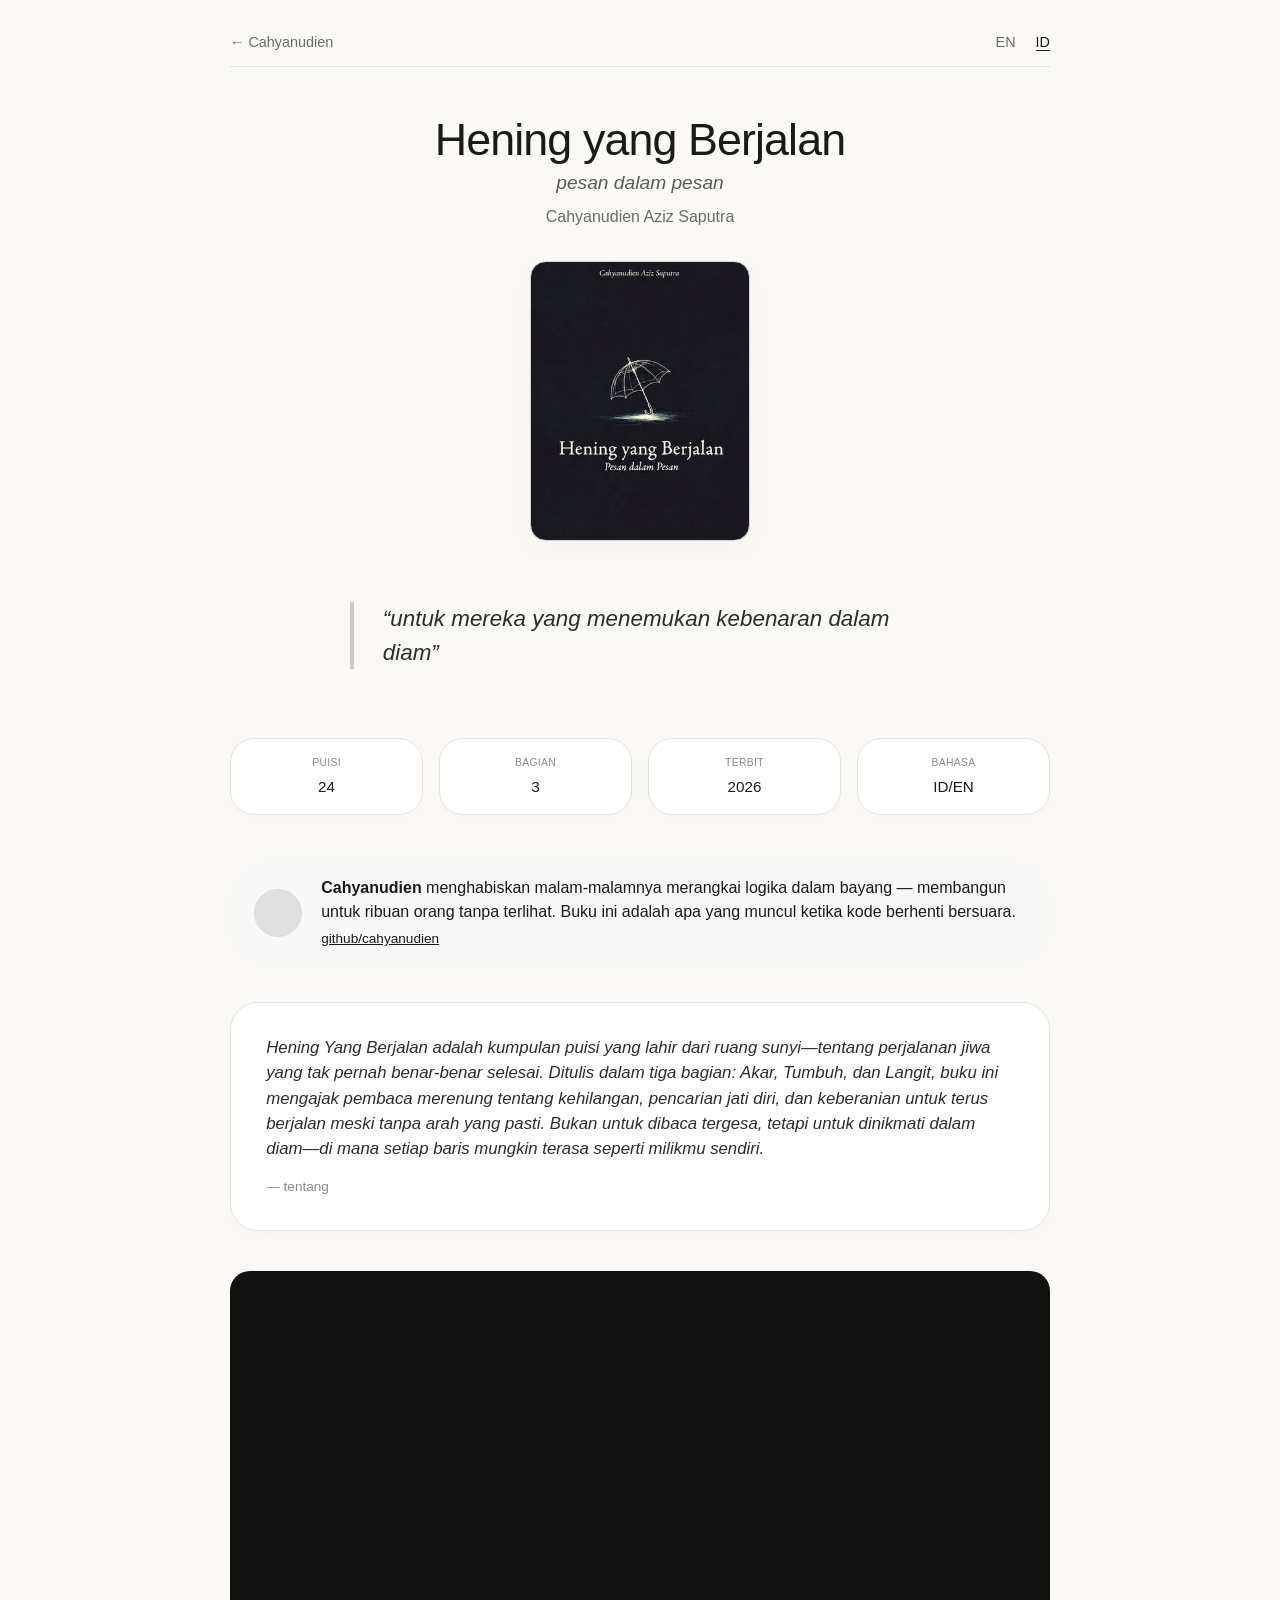
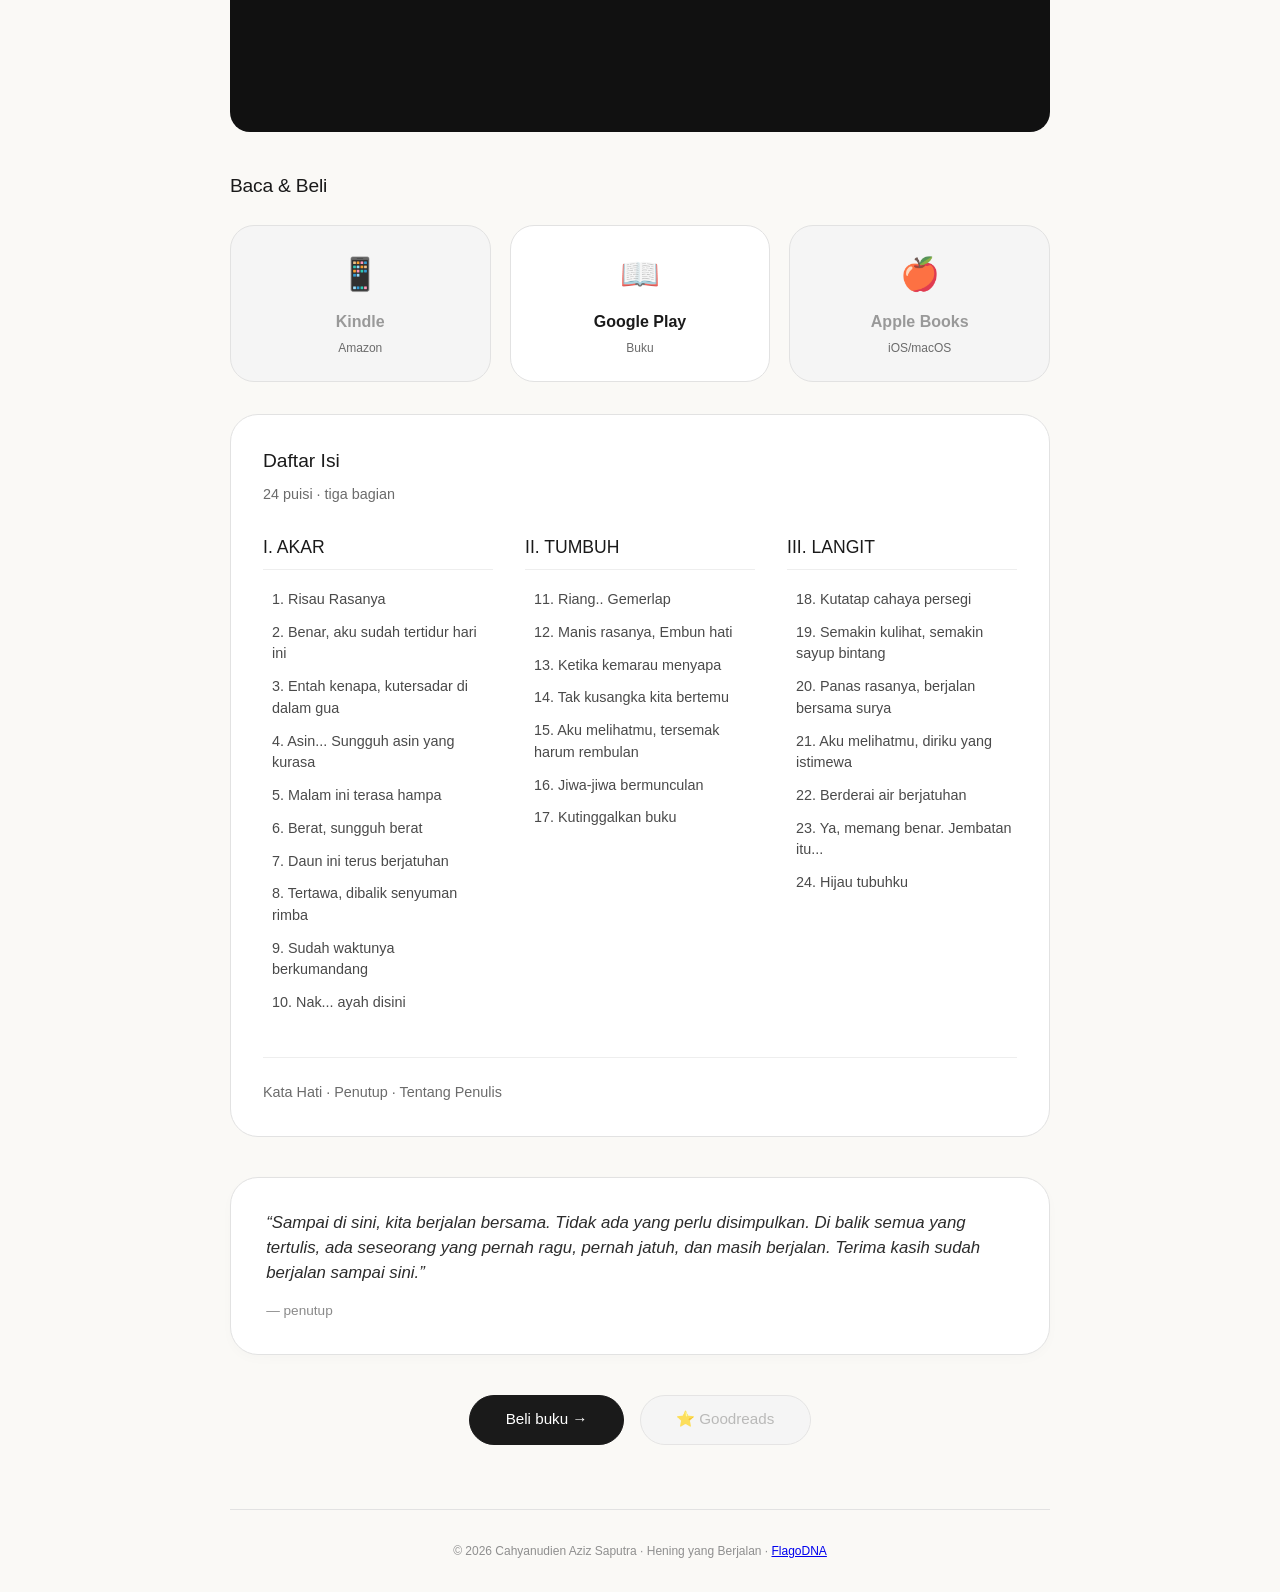
<file: index.html>
<!DOCTYPE html>
<html lang="id">
  <head>
    <meta charset="UTF-8" />
    <meta name="viewport" content="width=device-width, initial-scale=1.0" />
    <title>Hening yang Berjalan · Cahyanudien</title>
    <meta
      name="description"
      content="Landing page resmi untuk buku Hening yang Berjalan karya Cahyanudien — puisi yang lahir dari keheningan."
    />

    <!-- Favicon -->
    <link rel="icon" type="image/png" href="./favicon.png" />

    <!-- Open Graph / social -->
    <meta
      property="og:title"
      content="Hening yang Berjalan: pesan dalam pesan"
    />
    <meta
      property="og:description"
      content="Buku karya Cahyanudien — untuk mereka yang menemukan kebenaran dalam diam"
    />
    <meta
      property="og:url"
      content="https://github.com/cahyanudien/hening-yang-berjalan"
    />
    <meta property="og:type" content="book" />
    <meta
      property="og:image"
      content="https://github.com/cahyanudien/hening-yang-berjalan/raw/main/assets/cover-id.jpg"
    />

    <!-- Schema.org for SEO (Book + Person) -->
    <script type="application/ld+json">
      {
        "@context": "https://schema.org",
        "@type": "Book",
        "name": "Hening yang Berjalan: pesan dalam pesan",
        "author": {
          "@type": "Person",
          "name": "Cahyanudien Aziz Saputra",
          "sameAs": [
            "https://flagodna.com",
            "https://github.com/cahyanudien",
            "https://linkedin.com/in/cahyanudien"
          ]
        },
        "description": "Kumpulan puisi filosofis yang mengeksplorasi keheningan, logika, dan yang tak terlihat.",
        "genre": ["Puisi", "Filosofi"],
        "inLanguage": "id",
        "url": "https://github.com/cahyanudien/hening-yang-berjalan"
      }
    </script>
    <link rel="stylesheet" href="./assets/style.css" />
  </head>
  <body>
    <div class="container">
      <!-- top bar with language switcher -->
      <div class="top-bar">
        <div class="back-home">
          <a href="https://cahyanudien.github.io">← Cahyanudien</a>
        </div>
        <div class="lang-switch">
          <a href="https://cahyanudien.github.io/stillness-that-walks">EN</a>
          <a href="./" class="active">ID</a>
        </div>
      </div>

      <!-- hero section with subtitle -->
      <div class="hero">
        <h1 class="book-title">Hening yang Berjalan</h1>
        <div class="book-subtitle">pesan dalam pesan</div>
        <div class="author-name">Cahyanudien Aziz Saputra</div>
        <div class="cover-block-id" title="sampul buku"></div>
        <div class="pull-quote">
          “untuk mereka yang menemukan kebenaran dalam diam”
        </div>
      </div>

      <!-- info cards (poetry count = 24 poems) -->
      <div class="info-grid">
        <div class="info-card">
          <div class="info-label">puisi</div>
          <div class="info-value">24</div>
        </div>
        <div class="info-card">
          <div class="info-label">bagian</div>
          <div class="info-value">3</div>
        </div>
        <div class="info-card">
          <div class="info-label">terbit</div>
          <div class="info-value">2026</div>
        </div>
        <div class="info-card">
          <div class="info-label">bahasa</div>
          <div class="info-value">ID/EN</div>
        </div>
      </div>

      <!-- author snippet -->
      <div class="author-snippet">
        <div class="author-avatar"></div>
        <div>
          <p>
            <strong>Cahyanudien</strong> menghabiskan malam-malamnya merangkai
            logika dalam bayang — membangun untuk ribuan orang tanpa terlihat.
            Buku ini adalah apa yang muncul ketika kode berhenti bersuara.
          </p>
          <p style="font-size: 0.85rem; margin-top: 0.3rem">
            <a href="https://github.com/cahyanudien" style="color: #1a1a1a"
              >github/cahyanudien</a
            >
          </p>
        </div>
      </div>

      <!-- INTRO CARD -->
      <div class="intro-card">
        <p>
          Hening Yang Berjalan adalah kumpulan puisi yang lahir dari ruang
          sunyi—tentang perjalanan jiwa yang tak pernah benar-benar selesai.
          Ditulis dalam tiga bagian: Akar, Tumbuh, dan Langit, buku ini mengajak
          pembaca merenung tentang kehilangan, pencarian jati diri, dan
          keberanian untuk terus berjalan meski tanpa arah yang pasti. Bukan
          untuk dibaca tergesa, tetapi untuk dinikmati dalam diam—di mana setiap
          baris mungkin terasa seperti milikmu sendiri.
        </p>
        <div class="attribution">— tentang</div>
      </div>

      <!-- YouTube embed -->
      <div class="video-wrapper">
        <iframe
          src="https://www.youtube.com/embed/9e-lZb7sZG0"
          title="Hening yang Berjalan"
          allowfullscreen
        ></iframe>
      </div>

      <!-- where to buy / read cards -->
      <div class="section-title" id="purchase-books">Baca & Beli</div>
      <div class="purchase-grid">
        <a href="#purchase-books" class="purchase-card disabled-card">
          <span class="purchase-icon">📱</span>
          <span class="purchase-title">Kindle</span>
          <span class="purchase-sub">Amazon</span>
          <span class="unavailable-badge">Belum Tersedia</span>
        </a>
        <a
          href="https://play.google.com/store/books/details?id=xOfFEQAAQBAJ"
          target="_blank"
          class="purchase-card"
        >
          <span class="purchase-icon">📖</span>
          <span class="purchase-title">Google Play</span>
          <span class="purchase-sub">Buku</span>
        </a>
        <a
          href="https://books.apple.com/us/book/hening-yang-berjalan/id6760232604"
          target="_blank"
          class="purchase-card disabled-card"
        >
          <span class="purchase-icon">🍎</span>
          <span class="purchase-title">Apple Books</span>
          <span class="purchase-sub">iOS/macOS</span>
          <span class="unavailable-badge">Belum Tersedia</span>
        </a>
      </div>

      <!-- FULL TABLE OF CONTENTS (24 poems) -->
      <div class="toc-full">
        <div style="font-size: 1.2rem; font-weight: 480; margin-bottom: 0.5rem">
          Daftar Isi
        </div>
        <div style="color: #6b6b6b; font-size: 0.9rem; margin-bottom: 1rem">
          24 puisi · tiga bagian
        </div>

        <div class="toc-grid">
          <!-- Part I: Akar (10 poems) -->
          <div class="toc-part">
            <h3>I. AKAR</h3>
            <ul>
              <li>1. Risau Rasanya</li>
              <li>2. Benar, aku sudah tertidur hari ini</li>
              <li>3. Entah kenapa, kutersadar di dalam gua</li>
              <li>4. Asin... Sungguh asin yang kurasa</li>
              <li>5. Malam ini terasa hampa</li>
              <li>6. Berat, sungguh berat</li>
              <li>7. Daun ini terus berjatuhan</li>
              <li>8. Tertawa, dibalik senyuman rimba</li>
              <li>9. Sudah waktunya berkumandang</li>
              <li>10. Nak... ayah disini</li>
            </ul>
          </div>
          <!-- Part II: Tumbuh (7 poems) -->
          <div class="toc-part">
            <h3>II. TUMBUH</h3>
            <ul>
              <li>11. Riang.. Gemerlap</li>
              <li>12. Manis rasanya, Embun hati</li>
              <li>13. Ketika kemarau menyapa</li>
              <li>14. Tak kusangka kita bertemu</li>
              <li>15. Aku melihatmu, tersemak harum rembulan</li>
              <li>16. Jiwa-jiwa bermunculan</li>
              <li>17. Kutinggalkan buku</li>
            </ul>
          </div>
          <!-- Part III: Langit (7 poems) -->
          <div class="toc-part">
            <h3>III. LANGIT</h3>
            <ul>
              <li>18. Kutatap cahaya persegi</li>
              <li>19. Semakin kulihat, semakin sayup bintang</li>
              <li>20. Panas rasanya, berjalan bersama surya</li>
              <li>21. Aku melihatmu, diriku yang istimewa</li>
              <li>22. Berderai air berjatuhan</li>
              <li>23. Ya, memang benar. Jembatan itu...</li>
              <li>24. Hijau tubuhku</li>
            </ul>
          </div>
        </div>
        <div
          style="
            margin-top: 2rem;
            font-size: 0.9rem;
            color: #6b6b6b;
            border-top: 1px solid #eee;
            padding-top: 1.5rem;
          "
        >
          <span>Kata Hati · Penutup · Tentang Penulis</span>
        </div>
      </div>

      <!-- OUTRO CARD -->
      <div class="outro-card">
        <p>
          “Sampai di sini, kita berjalan bersama. Tidak ada yang perlu
          disimpulkan. Di balik semua yang tertulis, ada seseorang yang pernah
          ragu, pernah jatuh, dan masih berjalan. Terima kasih sudah berjalan
          sampai sini.”
        </p>
        <div class="attribution">— penutup</div>
      </div>

      <!-- call to action buttons -->
      <div class="action-row" id="action-row">
        <a href="#purchase-books" class="btn-primary"> Beli buku → </a>
        <a href="#purchase-books" class="btn-secondary disabled">
          ⭐ Goodreads
        </a>
        <!-- <a href="#" class="btn-secondary"> Baca sampel </a> -->
      </div>

      <!-- footer -->
      <div class="footer">
        © 2026 Cahyanudien Aziz Saputra · Hening yang Berjalan ·
        <a href="https://flagodna.com">FlagoDNA</a>
      </div>
    </div>
  </body>
</html>
</file>
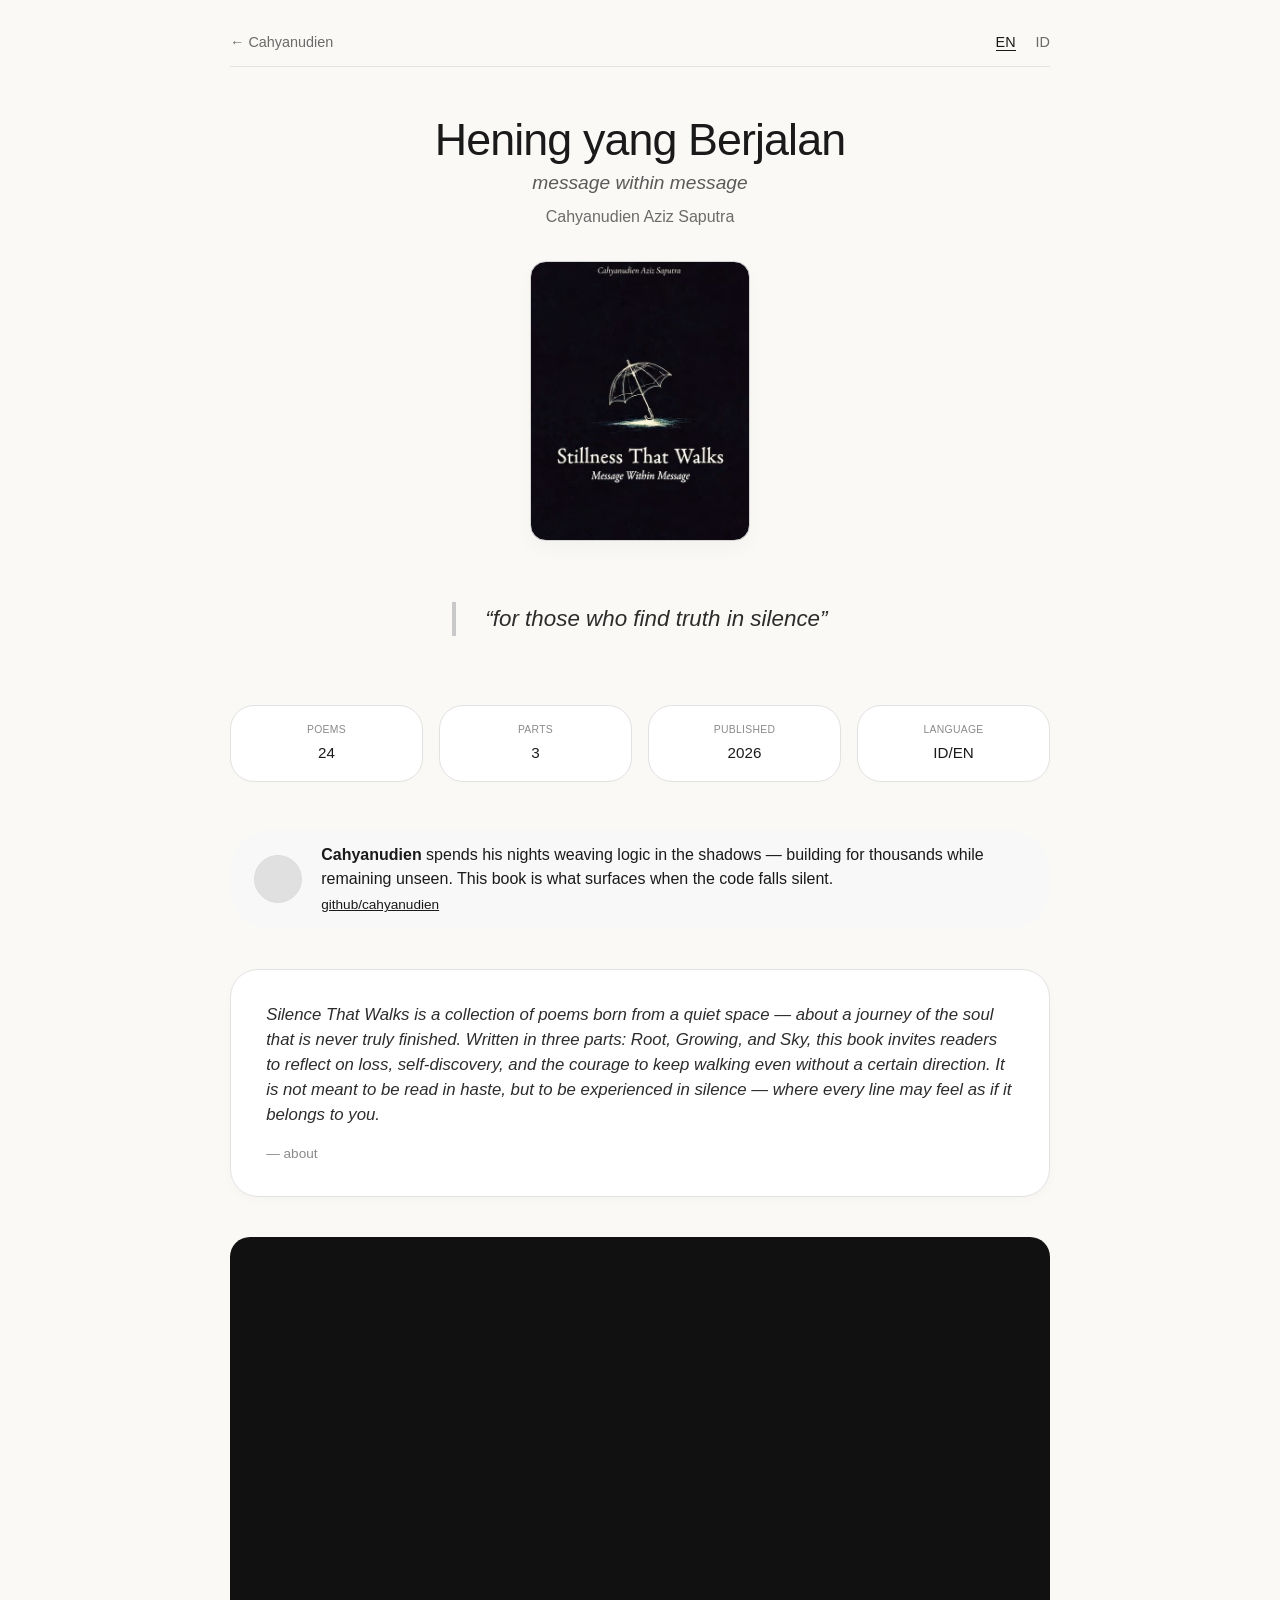
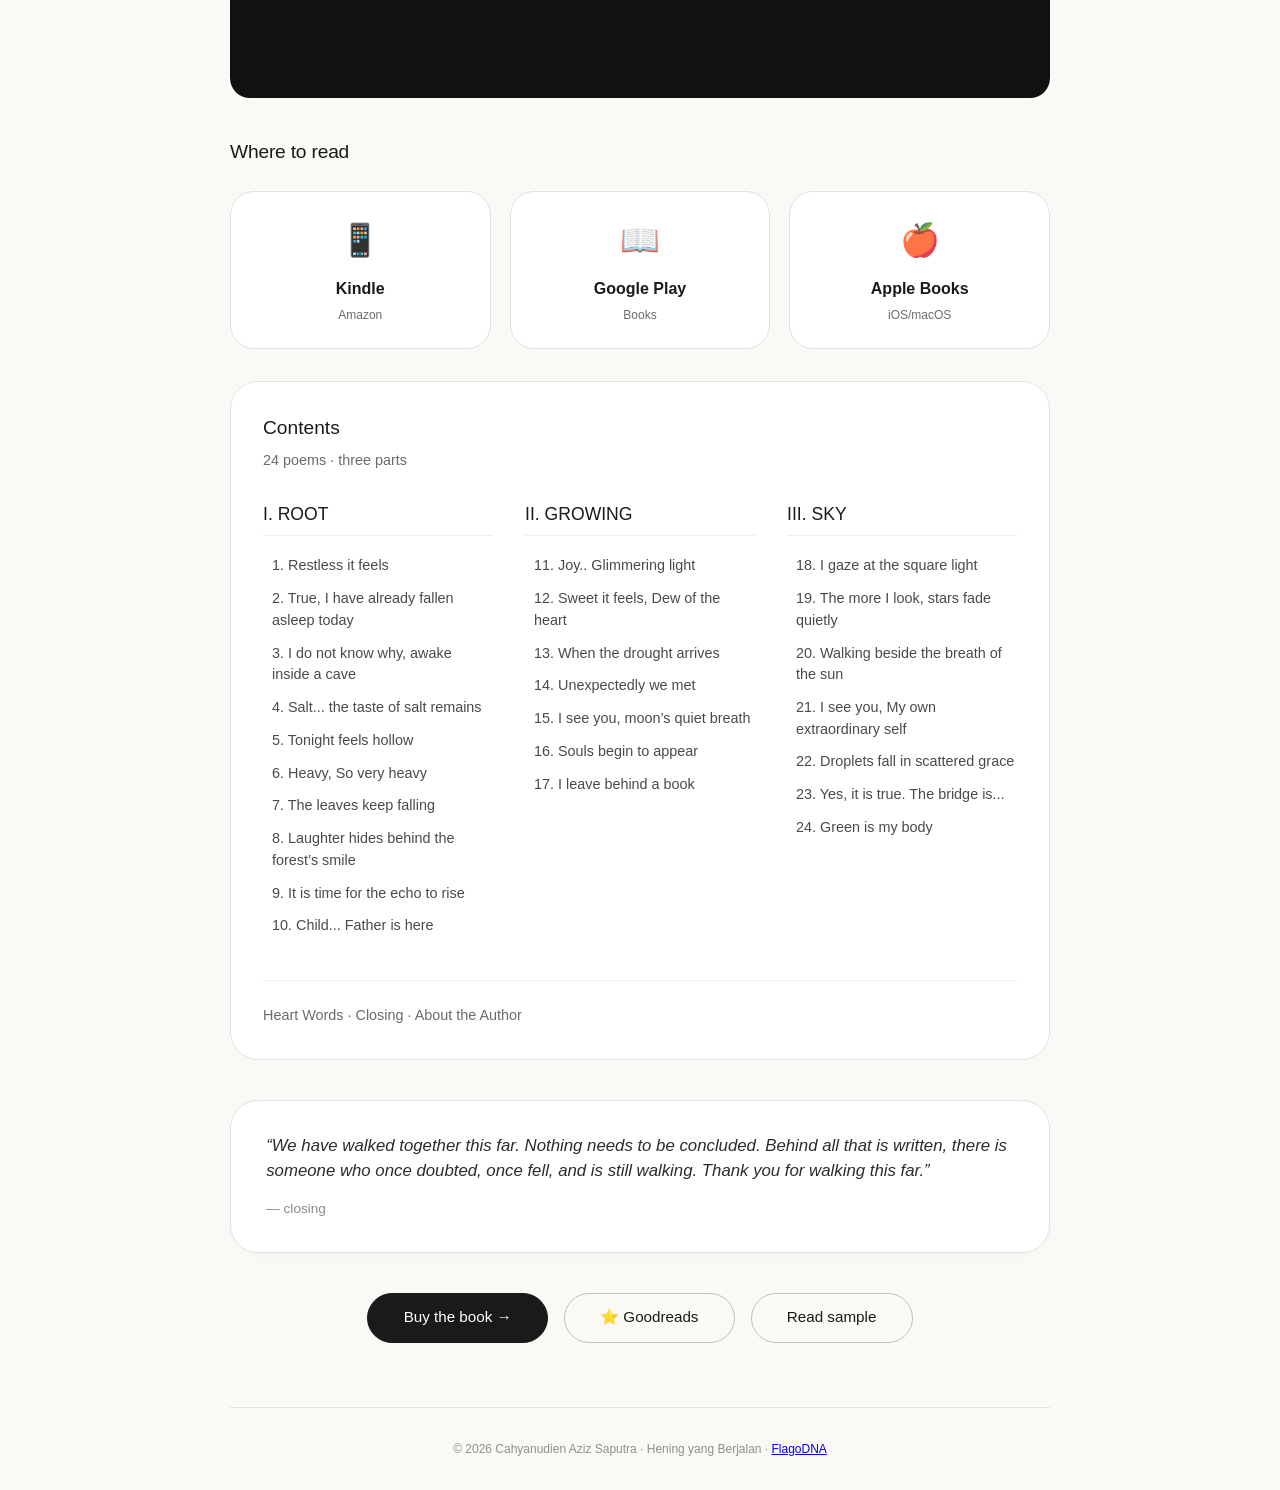
<file: en/index.html>
<!DOCTYPE html>
<html lang="en">
  <head>
    <meta charset="UTF-8" />
    <meta name="viewport" content="width=device-width, initial-scale=1.0" />
    <title>Hening yang Berjalan · Cahyanudien</title>
    <meta
      name="description"
      content="Official landing for the book Hening yang Berjalan by Cahyanudien — poetry born from silence."
    />

    <!-- Favicon -->
    <link rel="icon" type="image/png" href="../favicon.png" />

    <!-- Open Graph / social -->
    <meta
      property="og:title"
      content="Hening yang Berjalan: pesan dalam pesan"
    />
    <meta
      property="og:description"
      content="A book by Cahyanudien — for those who find truth in silence"
    />
    <meta
      property="og:url"
      content="https://github.com/cahyanudien/hening-yang-berjalan"
    />
    <meta property="og:type" content="book" />
    <meta
      property="og:image"
      content="https://github.com/cahyanudien/hening-yang-berjalan/raw/main/assets/cover-en.jpg"
    />

    <!-- Schema.org for SEO (Book + Person) -->
    <script type="application/ld+json">
      {
        "@context": "https://schema.org",
        "@type": "Book",
        "name": "Hening yang Berjalan: pesan dalam pesan",
        "author": {
          "@type": "Person",
          "name": "Cahyanudien Aziz Saputra",
          "sameAs": [
            "https://flagodna.com",
            "https://github.com/cahyanudien",
            "https://linkedin.com/in/cahyanudien"
          ]
        },
        "description": "A philosophical poetry collection exploring silence, logic, and the unseen.",
        "genre": ["Poetry", "Philosophy"],
        "inLanguage": "en",
        "url": "https://github.com/cahyanudien/hening-yang-berjalan"
      }
    </script>
    <link rel="stylesheet" href="../assets/style.css" />
  </head>
  <body>
    <div class="container">
      <!-- top bar with language switcher -->
      <div class="top-bar">
        <div class="back-home">
          <a href="https://cahyanudien.github.io">← Cahyanudien</a>
        </div>
        <div class="lang-switch">
          <a href="./" class="active">EN</a>
          <a href="../">ID</a>
        </div>
      </div>

      <!-- hero section with subtitle -->
      <div class="hero">
        <h1 class="book-title">Hening yang Berjalan</h1>
        <div class="book-subtitle">message within message</div>
        <div class="author-name">Cahyanudien Aziz Saputra</div>
        <div class="cover-block-en" title="book cover"></div>
        <div class="pull-quote">“for those who find truth in silence”</div>
      </div>

      <!-- info cards (poetry count = 24 poems) -->
      <div class="info-grid">
        <div class="info-card">
          <div class="info-label">poems</div>
          <div class="info-value">24</div>
        </div>
        <div class="info-card">
          <div class="info-label">parts</div>
          <div class="info-value">3</div>
        </div>
        <div class="info-card">
          <div class="info-label">published</div>
          <div class="info-value">2026</div>
        </div>
        <div class="info-card">
          <div class="info-label">language</div>
          <div class="info-value">ID/EN</div>
        </div>
      </div>

      <!-- author snippet -->
      <div class="author-snippet">
        <div class="author-avatar"></div>
        <div>
          <p>
            <strong>Cahyanudien</strong> spends his nights weaving logic in the
            shadows — building for thousands while remaining unseen. This book
            is what surfaces when the code falls silent.
          </p>
          <p style="font-size: 0.85rem; margin-top: 0.3rem">
            <a href="https://github.com/cahyanudien" style="color: #1a1a1a"
              >github/cahyanudien</a
            >
          </p>
        </div>
      </div>

      <!-- INTRO CARD -->
      <div class="intro-card">
        <p>
          Silence That Walks is a collection of poems born from a quiet space —
          about a journey of the soul that is never truly finished. Written in
          three parts: Root, Growing, and Sky, this book invites readers to
          reflect on loss, self-discovery, and the courage to keep walking even
          without a certain direction. It is not meant to be read in haste, but
          to be experienced in silence — where every line may feel as if it
          belongs to you.
        </p>
        <div class="attribution">— about</div>
      </div>

      <!-- YouTube embed -->
      <div class="video-wrapper">
        <iframe
          src="https://www.youtube.com/embed/1SEiDc5TDkw"
          title="Hening yang Berjalan"
          allowfullscreen
        ></iframe>
      </div>

      <!-- where to buy / read cards (Apple Books instead of GitHub read) -->
      <div class="section-title" id="purchase-books">Where to read</div>
      <div class="purchase-grid">
        <a href="#" class="purchase-card">
          <span class="purchase-icon">📱</span>
          <span class="purchase-title">Kindle</span>
          <span class="purchase-sub">Amazon</span>
        </a>
        <a href="#" class="purchase-card">
          <span class="purchase-icon">📖</span>
          <span class="purchase-title">Google Play</span>
          <span class="purchase-sub">Books</span>
        </a>
        <a href="#" class="purchase-card">
          <span class="purchase-icon">🍎</span>
          <span class="purchase-title">Apple Books</span>
          <span class="purchase-sub">iOS/macOS</span>
        </a>
      </div>

      <!-- FULL TABLE OF CONTENTS (24 poems) -->
      <div class="toc-full">
        <div style="font-size: 1.2rem; font-weight: 480; margin-bottom: 0.5rem">
          Contents
        </div>
        <div style="color: #6b6b6b; font-size: 0.9rem; margin-bottom: 1rem">
          24 poems · three parts
        </div>

        <div class="toc-grid">
          <!-- Part I: Akar (10 poems) -->
          <div class="toc-part">
            <h3>I. ROOT</h3>
            <ul>
              <li>1. Restless it feels</li>
              <li>2. True, I have already fallen asleep today</li>
              <li>3. I do not know why, awake inside a cave</li>
              <li>4. Salt... the taste of salt remains</li>
              <li>5. Tonight feels hollow</li>
              <li>6. Heavy, So very heavy</li>
              <li>7. The leaves keep falling</li>
              <li>8. Laughter hides behind the forest’s smile</li>
              <li>9. It is time for the echo to rise</li>
              <li>10. Child... Father is here</li>
            </ul>
          </div>
          <!-- Part II: Tumbuh (7 poems) -->
          <div class="toc-part">
            <h3>II. GROWING</h3>
            <ul>
              <li>11. Joy.. Glimmering light</li>
              <li>12. Sweet it feels, Dew of the heart</li>
              <li>13. When the drought arrives</li>
              <li>14. Unexpectedly we met</li>
              <li>15. I see you, moon’s quiet breath</li>
              <li>16. Souls begin to appear</li>
              <li>17. I leave behind a book</li>
            </ul>
          </div>
          <!-- Part III: Langit (7 poems) -->
          <div class="toc-part">
            <h3>III. SKY</h3>
            <ul>
              <li>18. I gaze at the square light</li>
              <li>19. The more I look, stars fade quietly</li>
              <li>20. Walking beside the breath of the sun</li>
              <li>21. I see you, My own extraordinary self</li>
              <li>22. Droplets fall in scattered grace</li>
              <li>23. Yes, it is true. The bridge is...</li>
              <li>24. Green is my body</li>
            </ul>
          </div>
        </div>
        <div
          style="
            margin-top: 2rem;
            font-size: 0.9rem;
            color: #6b6b6b;
            border-top: 1px solid #eee;
            padding-top: 1.5rem;
          "
        >
          <span>Heart Words · Closing · About the Author</span>
        </div>
      </div>

      <!-- OUTRO CARD -->
      <div class="outro-card">
        <p>
          “We have walked together this far. Nothing needs to be concluded.
          Behind all that is written, there is someone who once doubted, once
          fell, and is still walking. Thank you for walking this far.”
        </p>
        <div class="attribution">— closing</div>
      </div>

      <!-- call to action buttons -->
      <div class="action-row">
        <a href="#purchase-books" class="btn-primary"> Buy the book → </a>
        <a href="#" class="btn-secondary"> ⭐ Goodreads </a>
        <a href="#" class="btn-secondary"> Read sample </a>
      </div>

      <!-- footer -->
      <div class="footer">
        © 2026 Cahyanudien Aziz Saputra · Hening yang Berjalan ·
        <a href="https://flagodna.com">FlagoDNA</a>
      </div>
    </div>
  </body>
</html>
</file>
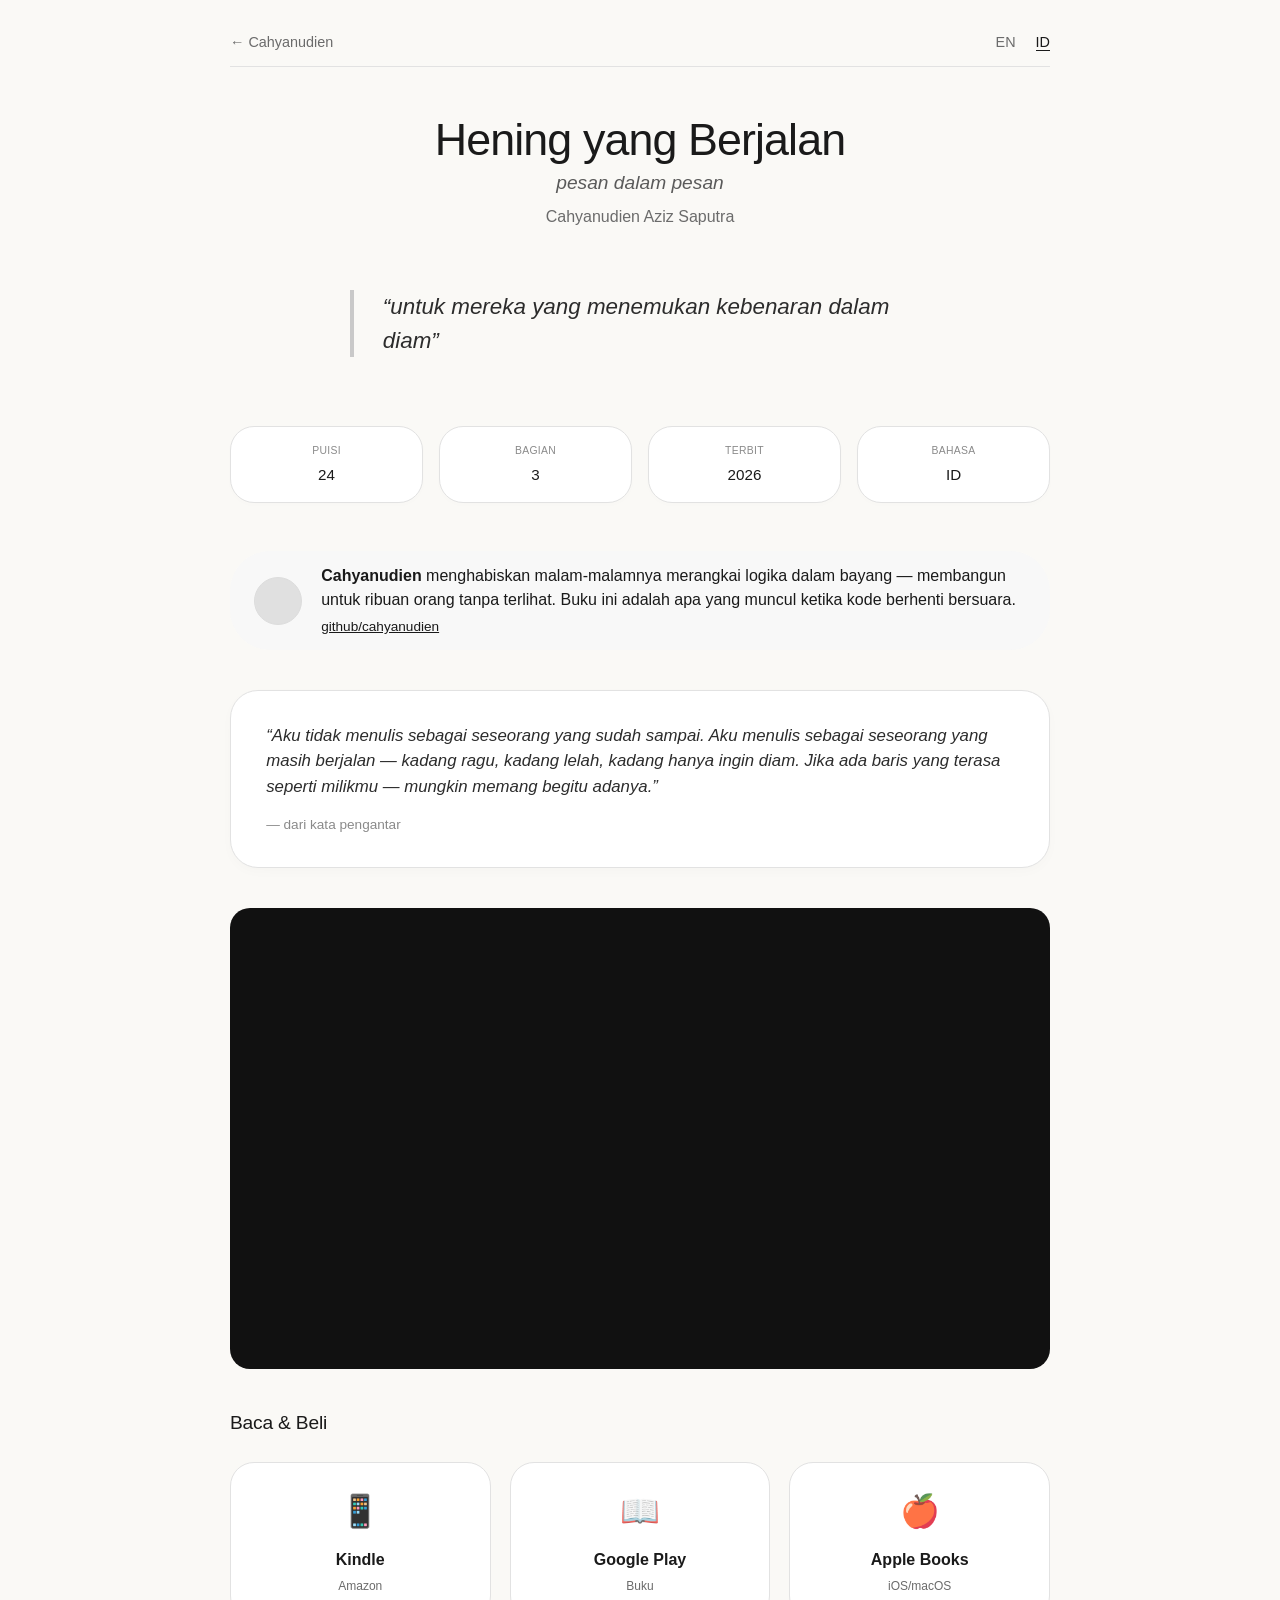
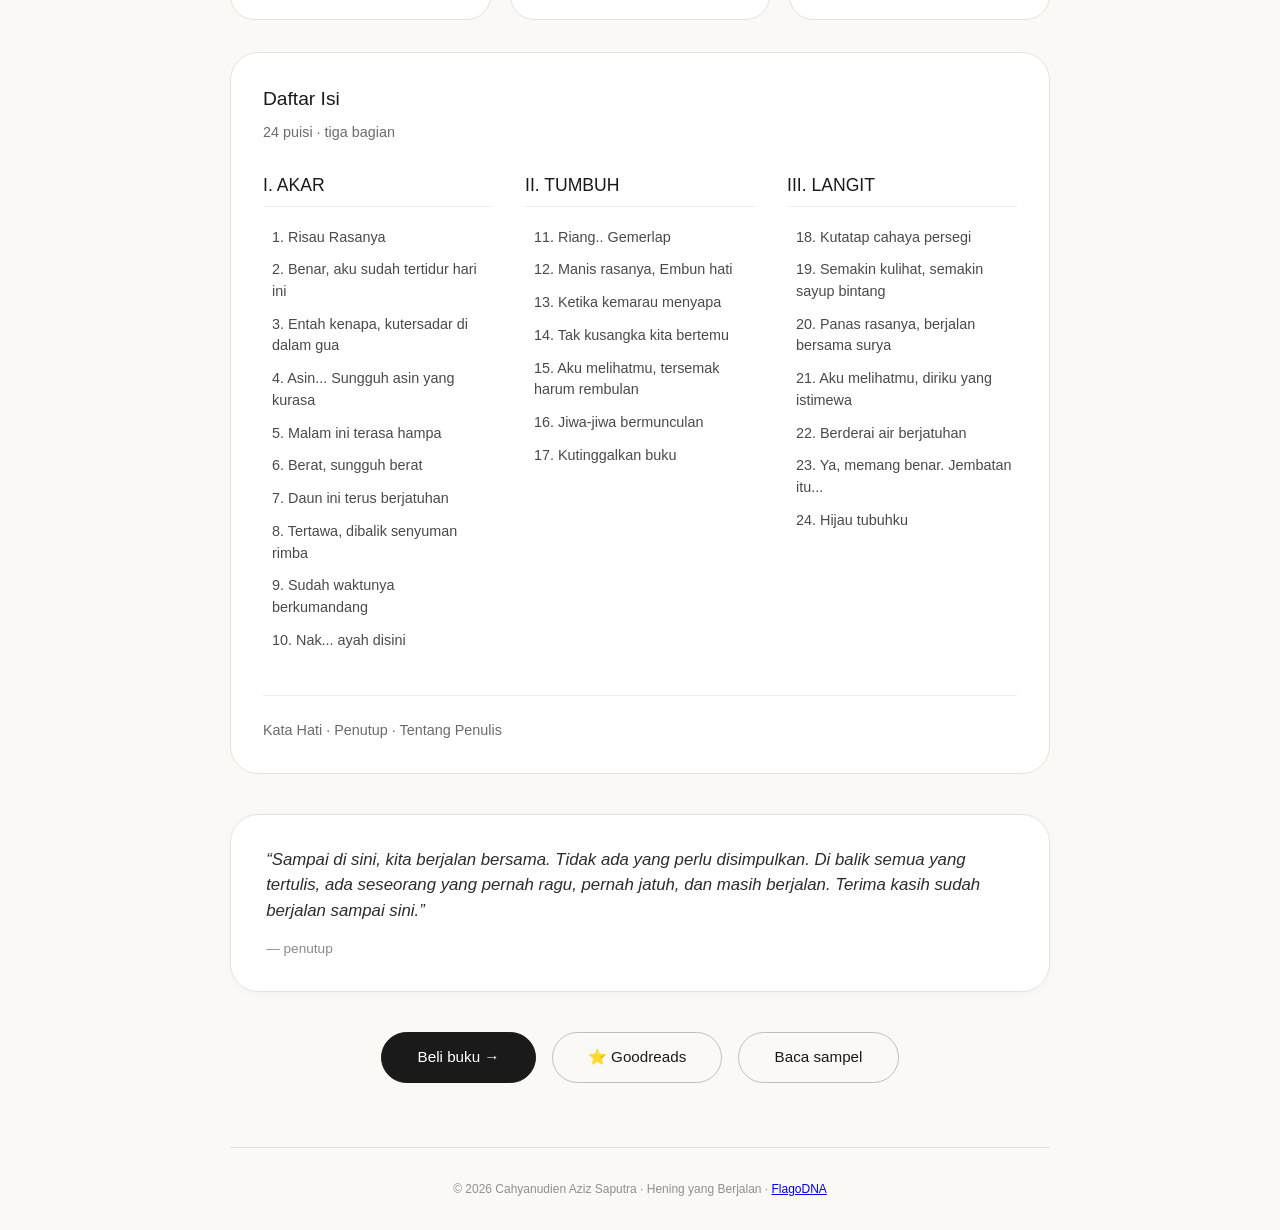
<file: id/index.html>
<!DOCTYPE html>
<html lang="id">
  <head>
    <meta charset="UTF-8" />
    <meta name="viewport" content="width=device-width, initial-scale=1.0" />
    <title>Hening yang Berjalan · Cahyanudien</title>
    <meta
      name="description"
      content="Landing page resmi untuk buku Hening yang Berjalan karya Cahyanudien — puisi yang lahir dari keheningan."
    />

    <!-- Favicon -->
    <link rel="icon" type="image/png" href="../favicon.png" />

    <!-- Open Graph / social -->
    <meta
      property="og:title"
      content="Hening yang Berjalan: pesan dalam pesan"
    />
    <meta
      property="og:description"
      content="Buku karya Cahyanudien — untuk mereka yang menemukan kebenaran dalam diam"
    />
    <meta
      property="og:url"
      content="https://github.com/cahyanudien/hening-yang-berjalan"
    />
    <meta property="og:type" content="book" />
    <meta
      property="og:image"
      content="https://github.com/cahyanudien/hening-yang-berjalan/raw/main/assets/cover.jpg"
    />

    <!-- Schema.org for SEO (Book + Person) -->
    <script type="application/ld+json">
      {
        "@context": "https://schema.org",
        "@type": "Book",
        "name": "Hening yang Berjalan: pesan dalam pesan",
        "author": {
          "@type": "Person",
          "name": "Cahyanudien Aziz Saputra",
          "sameAs": [
            "https://flagodna.com",
            "https://github.com/cahyanudien",
            "https://linkedin.com/in/cahyanudien"
          ]
        },
        "description": "Kumpulan puisi filosofis yang mengeksplorasi keheningan, logika, dan yang tak terlihat.",
        "genre": ["Puisi", "Filosofi"],
        "inLanguage": "id",
        "url": "https://github.com/cahyanudien/hening-yang-berjalan"
      }
    </script>
    <link rel="stylesheet" href="../assets/style.css" />
  </head>
  <body>
    <div class="container">
      <!-- top bar with language switcher -->
      <div class="top-bar">
        <div class="back-home">
          <a href="https://cahyanudien.github.io">← Cahyanudien</a>
        </div>
        <div class="lang-switch">
          <a href="../">EN</a>
          <a href="./" class="active">ID</a>
        </div>
      </div>

      <!-- hero section with subtitle -->
      <div class="hero">
        <h1 class="book-title">Hening yang Berjalan</h1>
        <div class="book-subtitle">pesan dalam pesan</div>
        <div class="author-name">Cahyanudien Aziz Saputra</div>
        <div class="cover-block" title="sampul buku"></div>
        <div class="pull-quote">
          “untuk mereka yang menemukan kebenaran dalam diam”
        </div>
      </div>

      <!-- info cards (poetry count = 24 poems) -->
      <div class="info-grid">
        <div class="info-card">
          <div class="info-label">puisi</div>
          <div class="info-value">24</div>
        </div>
        <div class="info-card">
          <div class="info-label">bagian</div>
          <div class="info-value">3</div>
        </div>
        <div class="info-card">
          <div class="info-label">terbit</div>
          <div class="info-value">2026</div>
        </div>
        <div class="info-card">
          <div class="info-label">bahasa</div>
          <div class="info-value">ID</div>
        </div>
      </div>

      <!-- author snippet -->
      <div class="author-snippet">
        <div class="author-avatar"></div>
        <div>
          <p>
            <strong>Cahyanudien</strong> menghabiskan malam-malamnya merangkai
            logika dalam bayang — membangun untuk ribuan orang tanpa terlihat.
            Buku ini adalah apa yang muncul ketika kode berhenti bersuara.
          </p>
          <p style="font-size: 0.85rem; margin-top: 0.3rem">
            <a href="https://github.com/cahyanudien" style="color: #1a1a1a"
              >github/cahyanudien</a
            >
          </p>
        </div>
      </div>

      <!-- INTRO CARD -->
      <div class="intro-card">
        <p>
          “Aku tidak menulis sebagai seseorang yang sudah sampai. Aku menulis
          sebagai seseorang yang masih berjalan — kadang ragu, kadang lelah,
          kadang hanya ingin diam. Jika ada baris yang terasa seperti milikmu —
          mungkin memang begitu adanya.”
        </p>
        <div class="attribution">— dari kata pengantar</div>
      </div>

      <!-- YouTube embed -->
      <div class="video-wrapper">
        <iframe
          src="https://www.youtube.com/embed/VIDEO_ID"
          title="Hening yang Berjalan"
          allowfullscreen
        ></iframe>
      </div>

      <!-- where to buy / read cards -->
      <div class="section-title" id="purchase-books">Baca & Beli</div>
      <div class="purchase-grid">
        <a href="#" class="purchase-card">
          <span class="purchase-icon">📱</span>
          <span class="purchase-title">Kindle</span>
          <span class="purchase-sub">Amazon</span>
        </a>
        <a href="#" class="purchase-card">
          <span class="purchase-icon">📖</span>
          <span class="purchase-title">Google Play</span>
          <span class="purchase-sub">Buku</span>
        </a>
        <a href="#" class="purchase-card">
          <span class="purchase-icon">🍎</span>
          <span class="purchase-title">Apple Books</span>
          <span class="purchase-sub">iOS/macOS</span>
        </a>
      </div>

      <!-- FULL TABLE OF CONTENTS (24 poems) -->
      <div class="toc-full">
        <div style="font-size: 1.2rem; font-weight: 480; margin-bottom: 0.5rem">
          Daftar Isi
        </div>
        <div style="color: #6b6b6b; font-size: 0.9rem; margin-bottom: 1rem">
          24 puisi · tiga bagian
        </div>

        <div class="toc-grid">
          <!-- Part I: Akar (10 poems) -->
          <div class="toc-part">
            <h3>I. AKAR</h3>
            <ul>
              <li>1. Risau Rasanya</li>
              <li>2. Benar, aku sudah tertidur hari ini</li>
              <li>3. Entah kenapa, kutersadar di dalam gua</li>
              <li>4. Asin... Sungguh asin yang kurasa</li>
              <li>5. Malam ini terasa hampa</li>
              <li>6. Berat, sungguh berat</li>
              <li>7. Daun ini terus berjatuhan</li>
              <li>8. Tertawa, dibalik senyuman rimba</li>
              <li>9. Sudah waktunya berkumandang</li>
              <li>10. Nak... ayah disini</li>
            </ul>
          </div>
          <!-- Part II: Tumbuh (7 poems) -->
          <div class="toc-part">
            <h3>II. TUMBUH</h3>
            <ul>
              <li>11. Riang.. Gemerlap</li>
              <li>12. Manis rasanya, Embun hati</li>
              <li>13. Ketika kemarau menyapa</li>
              <li>14. Tak kusangka kita bertemu</li>
              <li>15. Aku melihatmu, tersemak harum rembulan</li>
              <li>16. Jiwa-jiwa bermunculan</li>
              <li>17. Kutinggalkan buku</li>
            </ul>
          </div>
          <!-- Part III: Langit (7 poems) -->
          <div class="toc-part">
            <h3>III. LANGIT</h3>
            <ul>
              <li>18. Kutatap cahaya persegi</li>
              <li>19. Semakin kulihat, semakin sayup bintang</li>
              <li>20. Panas rasanya, berjalan bersama surya</li>
              <li>21. Aku melihatmu, diriku yang istimewa</li>
              <li>22. Berderai air berjatuhan</li>
              <li>23. Ya, memang benar. Jembatan itu...</li>
              <li>24. Hijau tubuhku</li>
            </ul>
          </div>
        </div>
        <div
          style="
            margin-top: 2rem;
            font-size: 0.9rem;
            color: #6b6b6b;
            border-top: 1px solid #eee;
            padding-top: 1.5rem;
          "
        >
          <span>Kata Hati · Penutup · Tentang Penulis</span>
        </div>
      </div>

      <!-- OUTRO CARD -->
      <div class="outro-card">
        <p>
          “Sampai di sini, kita berjalan bersama. Tidak ada yang perlu
          disimpulkan. Di balik semua yang tertulis, ada seseorang yang pernah
          ragu, pernah jatuh, dan masih berjalan. Terima kasih sudah berjalan
          sampai sini.”
        </p>
        <div class="attribution">— penutup</div>
      </div>

      <!-- call to action buttons -->
      <div class="action-row">
        <a href="#purchase-books" class="btn-primary"> Beli buku → </a>
        <a href="#" class="btn-secondary"> ⭐ Goodreads </a>
        <a href="#" class="btn-secondary"> Baca sampel </a>
      </div>

      <!-- footer -->
      <div class="footer">
        © 2026 Cahyanudien Aziz Saputra · Hening yang Berjalan ·
        <a href="https://flagodna.com">FlagoDNA</a>
      </div>
    </div>
  </body>
</html>
</file>
<file: assets/style.css>
* {
      margin: 0;
      padding: 0;
      box-sizing: border-box;
  }

  body {
      background: #faf9f6;
      color: #1a1a1a;
      font-family: "Inter", -apple-system, BlinkMacSystemFont, "Segoe UI",
          Roboto, sans-serif;
      line-height: 1.5;
      display: flex;
      flex-direction: column;
      align-items: center;
      padding: 2rem 1.2rem;
  }

  .container {
      max-width: 820px;
      width: 100%;
  }

  /* ----- navigation & language ----- */
  .top-bar {
      display: flex;
      justify-content: space-between;
      align-items: center;
      margin-bottom: 3rem;
      padding-bottom: 0.8rem;
      border-bottom: 1px solid #e2e2e2;
      font-size: 0.9rem;
  }

  .back-home a {
      color: #6b6b6b;
      text-decoration: none;
      display: inline-flex;
      align-items: center;
      gap: 0.3rem;
  }

  .back-home a:hover {
      color: #1a1a1a;
  }

  .lang-switch a {
      color: #6b6b6b;
      text-decoration: none;
      margin-left: 1rem;
  }

  .lang-switch a.active {
      color: #1a1a1a;
      font-weight: 500;
      border-bottom: 1px solid #1a1a1a;
  }

  /* ----- hero / cover area ----- */
  .hero {
      display: flex;
      flex-direction: column;
      align-items: center;
      text-align: center;
      margin-bottom: 2.5rem;
  }

  .book-title {
      font-size: 2.8rem;
      font-weight: 470;
      letter-spacing: -0.02em;
      line-height: 1.1;
      margin-bottom: 0.25rem;
  }

  .book-subtitle {
      font-size: 1.2rem;
      font-weight: 350;
      color: #5a5a5a;
      font-style: italic;
      margin-bottom: 0.5rem;
  }

  .author-name {
      font-size: 1rem;
      color: #6b6b6b;
      margin-bottom: 2rem;
  }

  .cover-block-id {
      width: 220px;
      height: 280px;
      background: #eaeae5;
      border: 1px solid #d4d4d4;
      border-radius: 16px;
      display: flex;
      align-items: center;
      justify-content: center;
      color: #6b6b6b;
      font-style: italic;
      font-size: 0.9rem;
      box-shadow: 0 8px 20px rgba(0, 0, 0, 0.03);
      margin-bottom: 2rem;
      background-image: url("https://cahyanudien.github.io/hening-yang-berjalan/assets/cover-id.jpg");
      background-size: cover;
      background-position: center;
  }

  .cover-block-en {
      width: 220px;
      height: 280px;
      background: #eaeae5;
      border: 1px solid #d4d4d4;
      border-radius: 16px;
      display: flex;
      align-items: center;
      justify-content: center;
      color: #6b6b6b;
      font-style: italic;
      font-size: 0.9rem;
      box-shadow: 0 8px 20px rgba(0, 0, 0, 0.03);
      margin-bottom: 2rem;
      background-image: url("https://cahyanudien.github.io/hening-yang-berjalan/assets/cover-en.jpg");
      background-size: cover;
      background-position: center;
  }

  .pull-quote {
      font-size: 1.4rem;
      font-style: italic;
      color: #2c2c2c;
      max-width: 580px;
      margin: 1.8rem auto;
      border-left: 4px solid #c9c9c9;
      padding-left: 1.8rem;
      text-align: left;
      font-weight: 350;
  }

  /* ----- info cards (minimal stats) ----- */
  .info-grid {
      display: grid;
      grid-template-columns: repeat(4, 1fr);
      gap: 1rem;
      margin: 2.5rem 0 3rem 0;
  }

  .info-card {
      background: #ffffff;
      border: 1px solid #e2e2e2;
      border-radius: 24px;
      padding: 1rem 0.5rem;
      text-align: center;
      box-shadow: 0 2px 6px rgba(0, 0, 0, 0.01);
  }

  .info-label {
      font-size: 0.65rem;
      text-transform: uppercase;
      letter-spacing: 0.03em;
      color: #8a8a8a;
      margin-bottom: 0.3rem;
  }

  .info-value {
      font-size: 0.95rem;
      font-weight: 450;
      color: #1a1a1a;
  }

  /* ----- youtube embed (responsive) ----- */
  .video-wrapper {
      margin: 2.5rem 0;
      position: relative;
      padding-bottom: 56.25%;
      height: 0;
      background: #111;
      border-radius: 20px;
      overflow: hidden;
  }

  .video-wrapper iframe {
      position: absolute;
      top: 0;
      left: 0;
      width: 100%;
      height: 100%;
      border: 0;
  }

  /* ----- purchase cards (kindle, apple books, github) ----- */
  .section-title {
      font-size: 1.2rem;
      font-weight: 480;
      margin: 2.5rem 0 1.2rem 0;
      letter-spacing: -0.01em;
  }

  .purchase-grid {
      display: grid;
      grid-template-columns: repeat(3, 1fr);
      gap: 1.2rem;
      margin: 1.5rem 0;
  }

  .purchase-card {
      background: #ffffff;
      border: 1px solid #e2e2e2;
      border-radius: 24px;
      padding: 1.5rem 1rem;
      text-decoration: none;
      color: inherit;
      display: flex;
      flex-direction: column;
      align-items: center;
      text-align: center;
      transition: all 0.2s;
  }

  .purchase-card:hover {
      border-color: #a0a0a0;
      transform: translateY(-3px);
      box-shadow: 0 12px 24px -12px rgba(0, 0, 0, 0.15);
  }

  .purchase-card.disabled-card {
      background: #f5f5f5 !important;
      color: #999 !important;
  }

  .purchase-card.disabled-card:hover {
      border-color: red !important;
      background: #ffeeee !important;
      transform: none !important;
      box-shadow: none !important;
  }

  .unavailable-badge {
      display: none;
      background: #ff4444;
      color: white;
      font-size: 0.7rem;
      font-weight: 600;
      padding: 0.25rem 0.75rem;
      border-radius: 20px;
      margin-top: 0.5rem;
      text-transform: uppercase;
      letter-spacing: 0.5px;
  }

  .purchase-card.disabled-card:hover .unavailable-badge {
      display: inline-block;
  }

  .purchase-icon {
      font-size: 2rem;
      margin-bottom: 0.8rem;
      opacity: 0.8;
  }

  .purchase-title {
      font-weight: 600;
      font-size: 1rem;
      margin-bottom: 0.3rem;
  }

  .purchase-sub {
      font-size: 0.75rem;
      color: #6b6b6b;
  }

  /* ----- cards (intro, outro) ----- */
  .intro-card,
  .outro-card {
      background: #ffffff;
      border: 1px solid #e2e2e2;
      border-radius: 28px;
      padding: 2rem 2.2rem;
      margin: 2.5rem 0;
      box-shadow: 0 4px 12px rgba(0, 0, 0, 0.02);
  }

  .intro-card p,
  .outro-card p {
      font-size: 1.05rem;
      color: #2c2c2c;
      margin-bottom: 1rem;
      font-style: italic;
  }

  .intro-card .attribution,
  .outro-card .attribution {
      font-size: 0.85rem;
      color: #8a8a8a;
      font-style: normal;
      margin-top: 0.8rem;
  }

  /* ----- TOC with mobile scroll fix (shows all content) ----- */
  .toc-full {
      background: #ffffff;
      border: 1px solid #e2e2e2;
      border-radius: 28px;
      padding: 2rem;
      margin: 2rem 0;
  }

  .toc-grid {
      display: grid;
      grid-template-columns: repeat(3, 1fr);
      gap: 2rem;
      margin-top: 1.8rem;
  }

  .toc-part h3 {
      font-size: 1.1rem;
      font-weight: 500;
      margin-bottom: 1.2rem;
      color: #1a1a1a;
      border-bottom: 1px solid #eee;
      padding-bottom: 0.5rem;
  }

  .toc-part ul {
      list-style: none;
  }

  .toc-part li {
      font-size: 0.9rem;
      color: #4a4a4a;
      margin-bottom: 0.7rem;
      padding-left: 0.5rem;
      border-left: 1px solid transparent;
      transition: border 0.1s;
  }

  .toc-part li:hover {
      border-left-color: #a0a0a0;
  }

  /* mobile fix */
  @media (max-width: 600px) {
      .toc-grid {
          grid-template-columns: 1fr;
          gap: 1.5rem;
      }

      .purchase-grid {
          grid-template-columns: 1fr;
      }

      .info-grid {
          grid-template-columns: repeat(2, 1fr);
      }
  }

  /* author snippet */
  .author-snippet {
      display: flex;
      gap: 1.2rem;
      align-items: center;
      background: #f8f8f8;
      border-radius: 40px;
      padding: 0.8rem 1.5rem;
      margin: 1.5rem 0;
  }

  .author-avatar {
      width: 48px;
      height: 48px;
      background: #e0e0e0;
      border-radius: 50%;
      background-image: url("https://avatars.githubusercontent.com/cahyanudien");
      background-size: cover;
      background-position: center;
      border: 1px solid #ddd;
      flex-shrink: 0;
  }

  /* ----- action buttons ----- */
  .action-row {
      display: flex;
      flex-wrap: wrap;
      gap: 1rem;
      justify-content: center;
      margin: 2rem 0;
  }

  .btn-primary {
      background: #1a1a1a;
      color: white;
      padding: 0.8rem 2.2rem;
      border-radius: 40px;
      text-decoration: none;
      font-size: 0.95rem;
      border: 1px solid #1a1a1a;
      transition: 0.2s;
  }

  .btn-primary:hover {
      background: #333;
  }

  .btn-secondary {
      background: transparent;
      color: #1a1a1a;
      padding: 0.8rem 2.2rem;
      border-radius: 40px;
      text-decoration: none;
      font-size: 0.95rem;
      border: 1px solid #c0c0c0;
      transition: 0.2s;
  }

  .btn-secondary:hover {
      border-color: #1a1a1a;
  }

  .btn-secondary.disabled,
  .btn-secondary:disabled {
      background: #f5f5f5;
      color: #aaa;
      padding: 0.8rem 2.2rem;
      border-radius: 40px;
      text-decoration: none;
      font-size: 0.95rem;
      border: 1px solid #e0e0e0;
      cursor: not-allowed;
      pointer-events: none;
      opacity: 0.8;
  }

  .btn-secondary.disabled:hover,
  .btn-secondary:disabled:hover {
      border-color: #e0e0e0;
      /* No hover change */
      background: #f5f5f5;
  }

  /* footer */
  .footer {
      margin-top: 4rem;
      font-size: 0.75rem;
      color: #8f8f8f;
      border-top: 1px solid #e2e2e2;
      padding-top: 2rem;
      text-align: center;
  }
</file>
